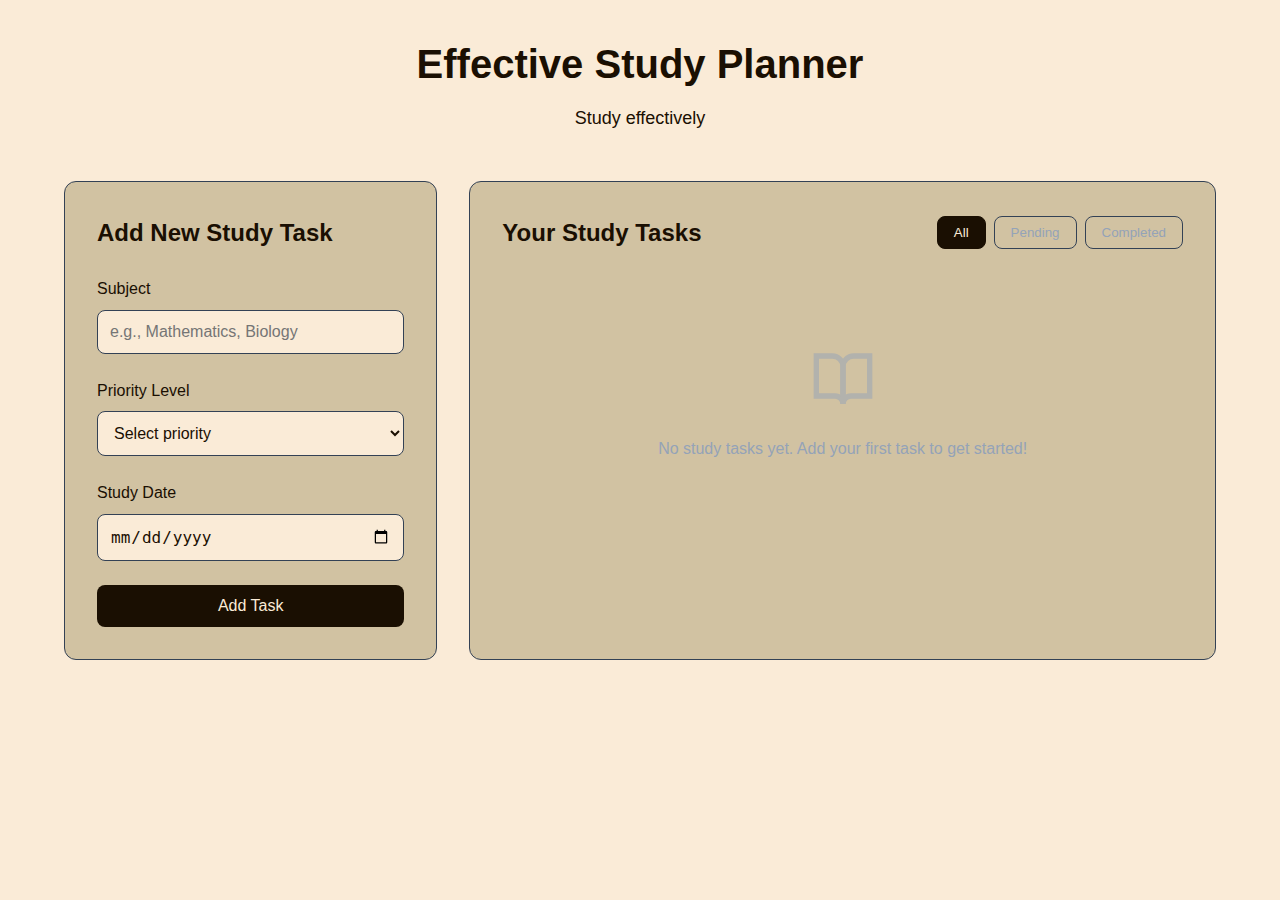
<file: index.html>
<!DOCTYPE html>
<html lang="en">
<head>
    <meta charset="UTF-8">
    <meta name="viewport" content="width=device-width, initial-scale=1.0">
    <title>Study Planner - Task Management</title>
    <link rel="stylesheet" href="style.css">
</head>
<body>
    <div class="app-container">
        <header class="app-header">
            <h1>Effective Study Planner</h1>
            <p class="header-subtitle">Study effectively</p>
        </header>

        <main class="main-content">
            <div class="form-card">
                <h2>Add New Study Task</h2>
                <form id="taskForm">
                    <div class="form-group">
                        <label for="subject">Subject</label>
                        <input type="text" id="subject" placeholder="e.g., Mathematics, Biology" required>
                    </div>
                    
                    <div class="form-group">
                        <label for="priority">Priority Level</label>
                        <select id="priority" required>
                            <option value="">Select priority</option>
                            <option value="high">High Priority</option>
                            <option value="medium">Medium Priority</option>
                            <option value="low">Low Priority</option>
                        </select>
                    </div>
                    
                    <div class="form-group">
                        <label for="date">Study Date</label>
                        <input type="date" id="date" required>
                    </div>
                    
                    <button type="submit" class="btn btn-primary">Add Task</button>
                </form>
            </div>

            <div class="tasks-section">
                <div class="tasks-header">
                    <h2>Your Study Tasks</h2>
                    <div class="filter-buttons">
                        <button class="filter-btn active" data-filter="all">All</button>
                        <button class="filter-btn" data-filter="pending">Pending</button>
                        <button class="filter-btn" data-filter="completed">Completed</button>
                    </div>
                </div>

                <div id="tasksList" class="tasks-list">
                     Tasks will be dynamically inserted here 
                </div>

                <div id="emptyState" class="empty-state">
                    <svg class="empty-icon" viewBox="0 0 24 24" fill="none" stroke="currentColor" stroke-width="2">
                        <path d="M2 3h6a4 4 0 0 1 4 4v14a3 3 0 0 0-3-3H2z"></path>
                        <path d="M22 3h-6a4 4 0 0 0-4 4v14a3 3 0 0 1 3-3h7z"></path>
                    </svg>
                    <p>No study tasks yet. Add your first task to get started!</p>
                </div>
            </div>
        </main>
    </div>

    <script src="script.js"></script>
</body>
</html>
</file>
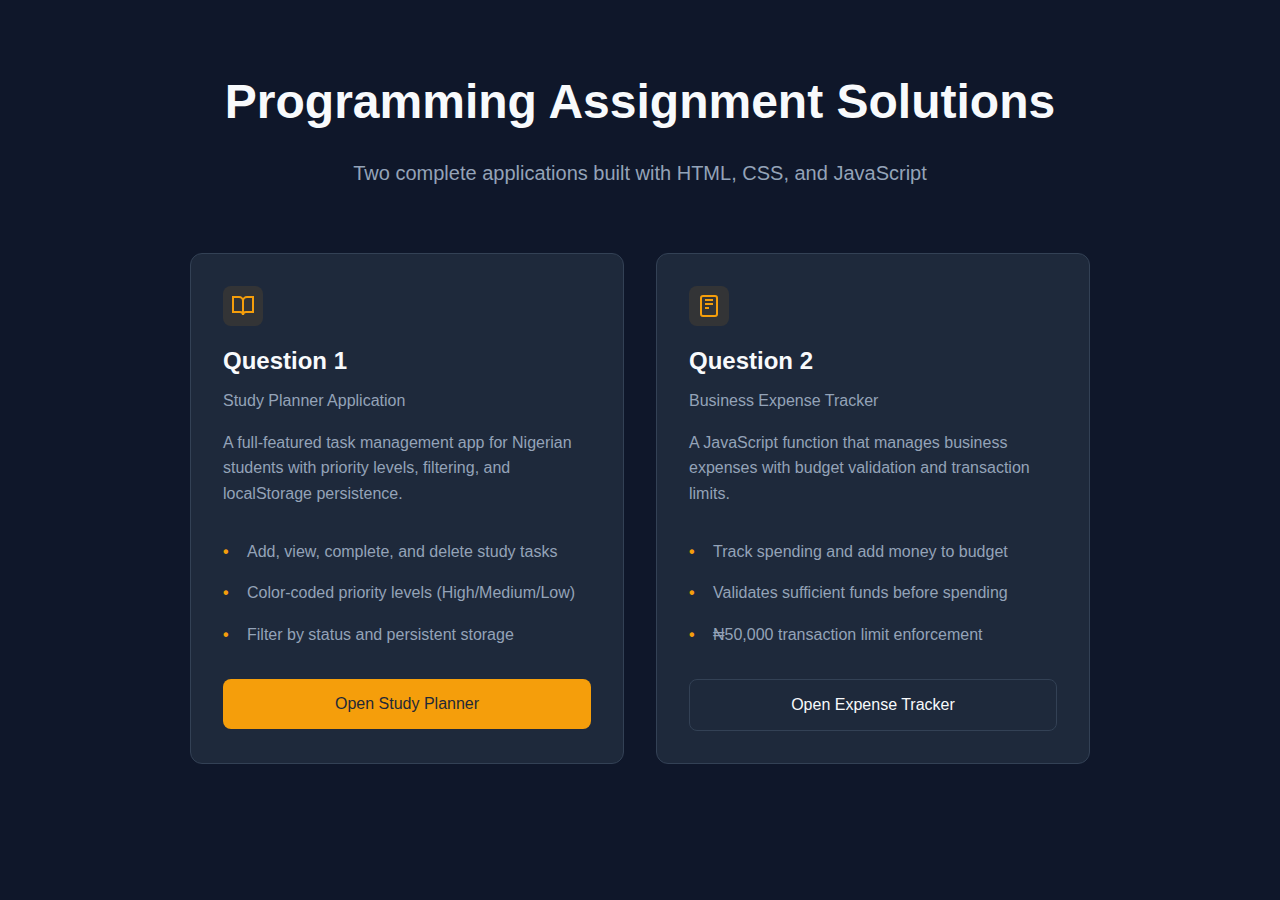
<file: study-planner-app/public/index.html>
<!DOCTYPE html>
<html lang="en">
<head>
    <meta charset="UTF-8">
    <meta name="viewport" content="width=device-width, initial-scale=1.0">
    <title>Programming Assignment Solutions</title>
    <link rel="stylesheet" href="styles.css">
</head>
<body>
    <main class="container">
        <div class="header">
            <h1>Programming Assignment Solutions</h1>
            <p class="subtitle">Two complete applications built with HTML, CSS, and JavaScript</p>
        </div>

        <div class="cards-grid">
            <div class="card">
                <div class="card-header">
                    <div class="icon-wrapper">
                        <svg class="icon" viewBox="0 0 24 24" fill="none" stroke="currentColor" stroke-width="2">
                            <path d="M2 3h6a4 4 0 0 1 4 4v14a3 3 0 0 0-3-3H2z"></path>
                            <path d="M22 3h-6a4 4 0 0 0-4 4v14a3 3 0 0 1 3-3h7z"></path>
                        </svg>
                    </div>
                    <h2>Question 1</h2>
                    <p class="card-subtitle">Study Planner Application</p>
                </div>
                <div class="card-content">
                    <p class="description">A full-featured task management app for Nigerian students with priority levels, filtering, and localStorage persistence.</p>
                    <ul class="features">
                        <li>Add, view, complete, and delete study tasks</li>
                        <li>Color-coded priority levels (High/Medium/Low)</li>
                        <li>Filter by status and persistent storage</li>
                    </ul>
                    <a href="study-planner.html" class="btn btn-primary">Open Study Planner</a>
                </div>
            </div>

            <div class="card">
                <div class="card-header">
                    <div class="icon-wrapper">
                        <svg class="icon" viewBox="0 0 24 24" fill="none" stroke="currentColor" stroke-width="2">
                            <rect x="4" y="2" width="16" height="20" rx="2" ry="2"></rect>
                            <line x1="8" y1="6" x2="16" y2="6"></line>
                            <line x1="8" y1="10" x2="16" y2="10"></line>
                            <line x1="8" y1="14" x2="12" y2="14"></line>
                        </svg>
                    </div>
                    <h2>Question 2</h2>
                    <p class="card-subtitle">Business Expense Tracker</p>
                </div>
                <div class="card-content">
                    <p class="description">A JavaScript function that manages business expenses with budget validation and transaction limits.</p>
                    <ul class="features">
                        <li>Track spending and add money to budget</li>
                        <li>Validates sufficient funds before spending</li>
                        <li>₦50,000 transaction limit enforcement</li>
                    </ul>
                    <a href="expense-tracker.html" class="btn btn-secondary">Open Expense Tracker</a>
                </div>
            </div>
        </div>
    </main>
</body>
</html>
</file>
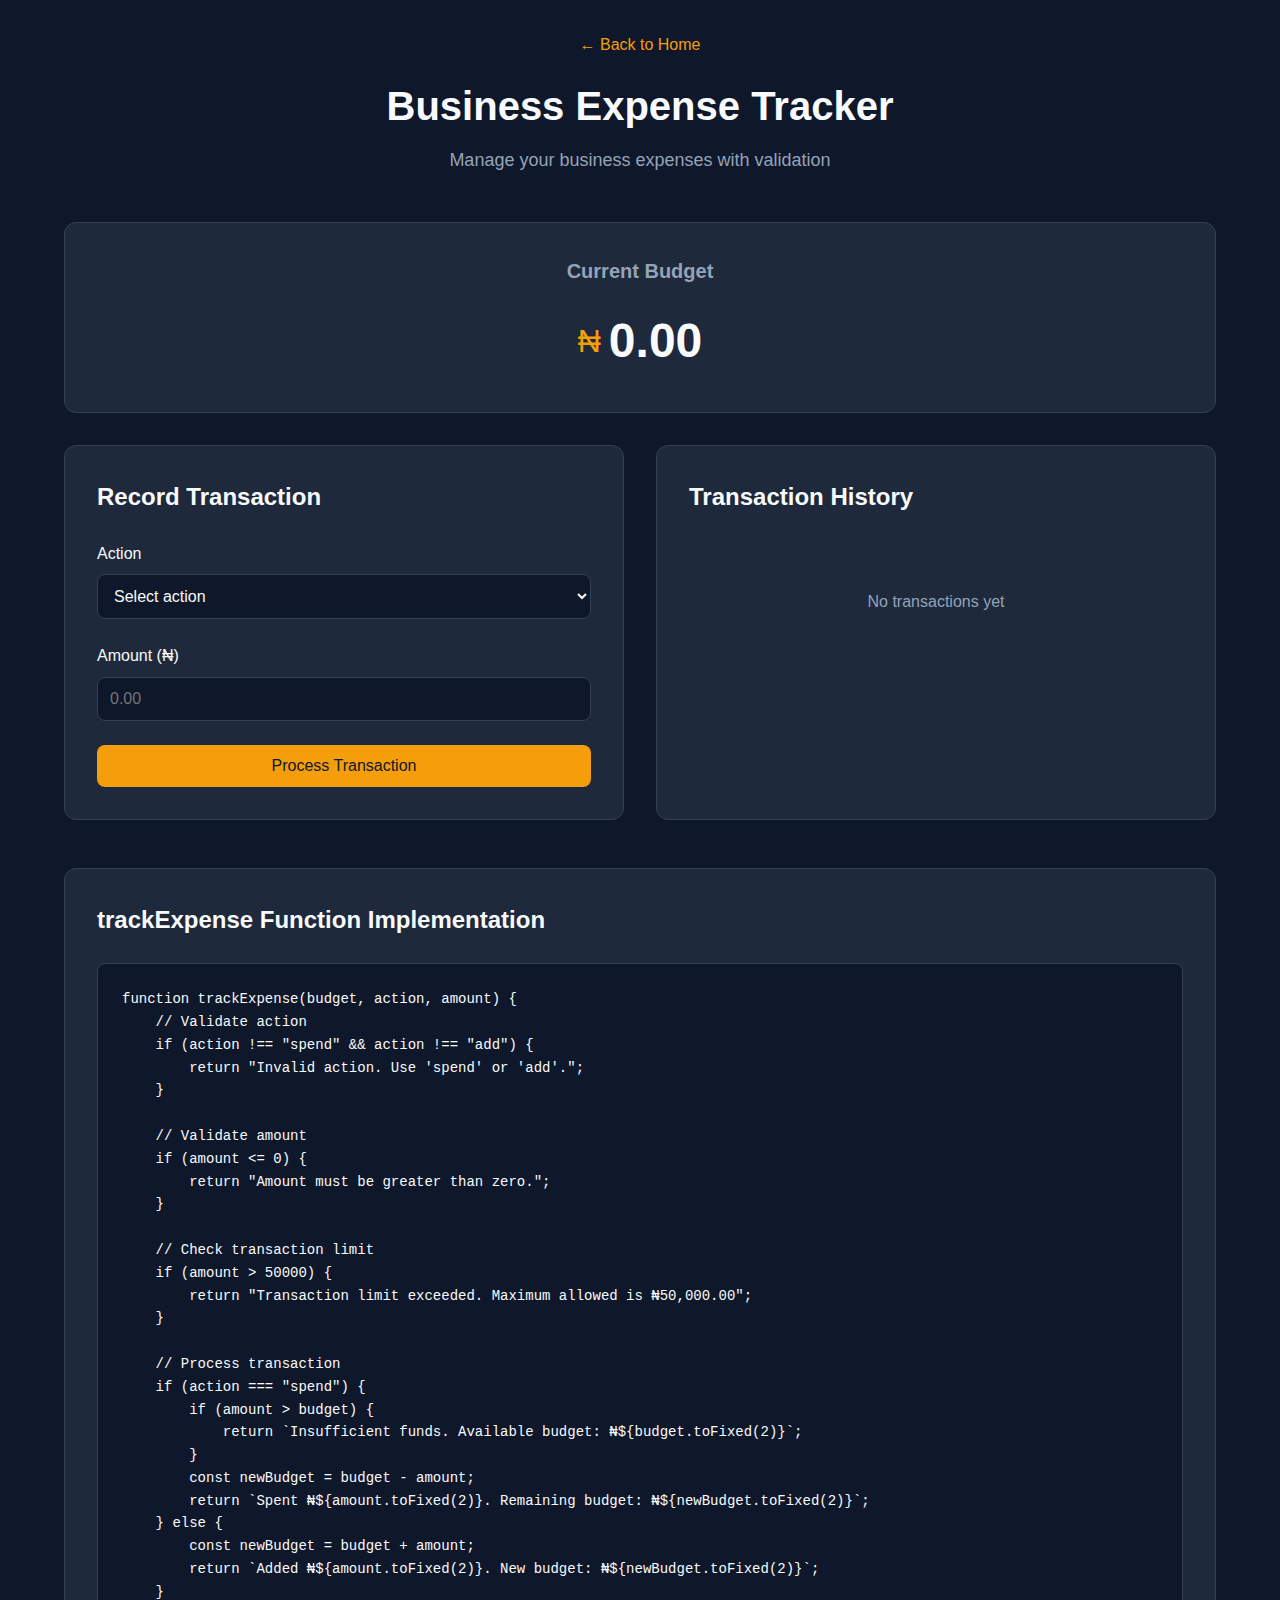
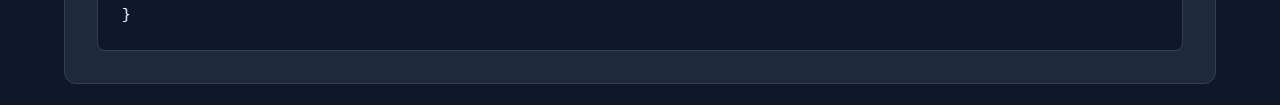
<file: study-planner-app/public/expense-tracker.html>
<!DOCTYPE html>
<html lang="en">
<head>
    <meta charset="UTF-8">
    <meta name="viewport" content="width=device-width, initial-scale=1.0">
    <title>Business Expense Tracker</title>
    <link rel="stylesheet" href="expense-tracker.css">
</head>
<body>
    <div class="app-container">
        <header class="app-header">
            <a href="index.html" class="back-link">← Back to Home</a>
            <h1>Business Expense Tracker</h1>
            <p class="header-subtitle">Manage your business expenses with validation</p>
        </header>

        <main class="main-content">
            <div class="budget-card">
                <h2>Current Budget</h2>
                <div class="budget-display">
                    <span class="currency">₦</span>
                    <span id="budgetAmount" class="amount">0.00</span>
                </div>
            </div>

            <div class="action-card">
                <h2>Record Transaction</h2>
                <form id="transactionForm">
                    <div class="form-group">
                        <label for="action">Action</label>
                        <select id="action" required>
                            <option value="">Select action</option>
                            <option value="spend">Spend Money</option>
                            <option value="add">Add Money</option>
                        </select>
                    </div>
                    
                    <div class="form-group">
                        <label for="amount">Amount (₦)</label>
                        <input type="number" id="amount" placeholder="0.00" step="0.01" min="0" required>
                    </div>
                    
                    <button type="submit" class="btn btn-primary">Process Transaction</button>
                </form>

                <div id="message" class="message hidden"></div>
            </div>

            <div class="history-card">
                <h2>Transaction History</h2>
                <div id="transactionHistory" class="history-list">
                    <div class="empty-state">
                        <p>No transactions yet</p>
                    </div>
                </div>
            </div>
        </main>

        <div class="code-section">
            <h2>trackExpense Function Implementation</h2>
            <pre><code>function trackExpense(budget, action, amount) {
    // Validate action
    if (action !== "spend" && action !== "add") {
        return "Invalid action. Use 'spend' or 'add'.";
    }

    // Validate amount
    if (amount <= 0) {
        return "Amount must be greater than zero.";
    }

    // Check transaction limit
    if (amount > 50000) {
        return "Transaction limit exceeded. Maximum allowed is ₦50,000.00";
    }

    // Process transaction
    if (action === "spend") {
        if (amount > budget) {
            return `Insufficient funds. Available budget: ₦${budget.toFixed(2)}`;
        }
        const newBudget = budget - amount;
        return `Spent ₦${amount.toFixed(2)}. Remaining budget: ₦${newBudget.toFixed(2)}`;
    } else {
        const newBudget = budget + amount;
        return `Added ₦${amount.toFixed(2)}. New budget: ₦${newBudget.toFixed(2)}`;
    }
}</code></pre>
        </div>
    </div>

    <script src="expense-tracker.js"></script>
</body>
</html>
</file>
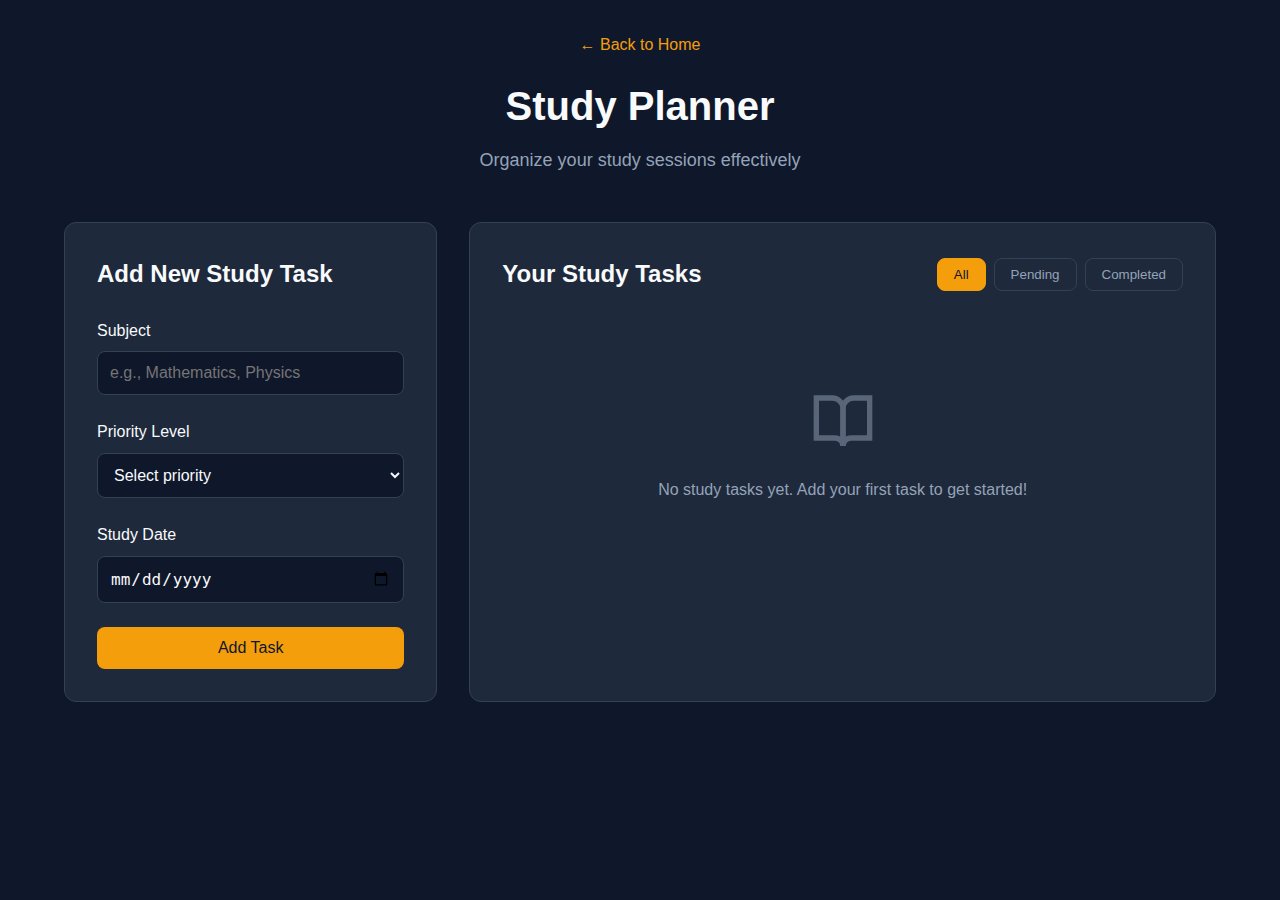
<file: study-planner-app/public/study-planner.html>
<!DOCTYPE html>
<html lang="en">
<head>
    <meta charset="UTF-8">
    <meta name="viewport" content="width=device-width, initial-scale=1.0">
    <title>Study Planner - Task Management</title>
    <link rel="stylesheet" href="study-planner.css">
</head>
<body>
    <div class="app-container">
        <header class="app-header">
            <a href="index.html" class="back-link">← Back to Home</a>
            <h1>Study Planner</h1>
            <p class="header-subtitle">Organize your study sessions effectively</p>
        </header>

        <main class="main-content">
            <div class="form-card">
                <h2>Add New Study Task</h2>
                <form id="taskForm">
                    <div class="form-group">
                        <label for="subject">Subject</label>
                        <input type="text" id="subject" placeholder="e.g., Mathematics, Physics" required>
                    </div>
                    
                    <div class="form-group">
                        <label for="priority">Priority Level</label>
                        <select id="priority" required>
                            <option value="">Select priority</option>
                            <option value="high">High Priority</option>
                            <option value="medium">Medium Priority</option>
                            <option value="low">Low Priority</option>
                        </select>
                    </div>
                    
                    <div class="form-group">
                        <label for="date">Study Date</label>
                        <input type="date" id="date" required>
                    </div>
                    
                    <button type="submit" class="btn btn-primary">Add Task</button>
                </form>
            </div>

            <div class="tasks-section">
                <div class="tasks-header">
                    <h2>Your Study Tasks</h2>
                    <div class="filter-buttons">
                        <button class="filter-btn active" data-filter="all">All</button>
                        <button class="filter-btn" data-filter="pending">Pending</button>
                        <button class="filter-btn" data-filter="completed">Completed</button>
                    </div>
                </div>

                <div id="tasksList" class="tasks-list">
                     Tasks will be dynamically inserted here 
                </div>

                <div id="emptyState" class="empty-state">
                    <svg class="empty-icon" viewBox="0 0 24 24" fill="none" stroke="currentColor" stroke-width="2">
                        <path d="M2 3h6a4 4 0 0 1 4 4v14a3 3 0 0 0-3-3H2z"></path>
                        <path d="M22 3h-6a4 4 0 0 0-4 4v14a3 3 0 0 1 3-3h7z"></path>
                    </svg>
                    <p>No study tasks yet. Add your first task to get started!</p>
                </div>
            </div>
        </main>
    </div>

    <script src="study-planner.js"></script>
</body>
</html>
</file>
<file: style.css>
* {
  margin: 0;
  padding: 0;
  box-sizing: border-box;
}

:root {
  --primary: #f59e0b;
  --primary-dark: #d97706;
  --background: hsl(29, 87%, 85%);
  --surface: #d1c2a2;
  --text: #1a0f02;
  --text-muted: #94a3b8;
  --border: #334155;
  --high: #ef4444;
  --medium: #f59e0b;
  --low: #10b981;
  --radius: 0.75rem;
}

body {
  font-family: "Segoe UI", "Helvetica Neue", Arial, sans-serif;
  background-color: antiquewhite;
  color: var(--text);
  line-height: 1.6;
  min-height: 100vh;
}

.app-container {
  max-width: 1200px;
  margin: 0 auto;
  padding: 2rem 1.5rem;
}

.app-header {
  text-align: center;
  margin-bottom: 3rem;
}

.back-link {
  display: inline-block;
  color: var(--primary);
  text-decoration: none;
  margin-bottom: 1rem;
  font-weight: 500;
}

.back-link:hover {
  text-decoration: underline;
}

.app-header h1 {
  font-size: 2.5rem;
  font-weight: 700;
  margin-bottom: 0.5rem;
}

.header-subtitle {
  color: #1a0f02;
  font-size: 1.125rem;
}

.main-content {
  display: grid;
  grid-template-columns: 1fr 2fr;
  gap: 2rem;
}

.form-card {
  background-color: var(--surface);
  border: 1px solid var(--border);
  border-radius: var(--radius);
  padding: 2rem;
  height: fit-content;
}

.form-card h2 {
  font-size: 1.5rem;
  margin-bottom: 1.5rem;
}

.form-group {
  margin-bottom: 1.5rem;
}

.form-group label {
  display: block;
  margin-bottom: 0.5rem;
  font-weight: 500;
  color: var(--text);
}

.form-group input,
.form-group select {
  width: 100%;
  padding: 0.75rem;
  background-color: antiquewhite;
  border: 1px solid var(--border);
  border-radius: 0.5rem;
  color: var(--text);
  font-size: 1rem;
}

.form-group input:focus,
.form-group select:focus {
  outline: none;
  border-color: var(--primary);
}

.btn {
  padding: 0.75rem 1.5rem;
  border: none;
  border-radius: 0.5rem;
  font-weight: 500;
  cursor: pointer;
  transition: all 0.2s ease;
  font-size: 1rem;
}

.btn-primary {
  width: 100%;
  background-color: #1a0f02;
  color: antiquewhite;
}

.btn-primary:hover {
  background-color: var(--primary-dark);
}

.tasks-section {
  background-color: var(--surface);
  border: 1px solid var(--border);
  border-radius: var(--radius);
  padding: 2rem;
}

.tasks-header {
  display: flex;
  justify-content: space-between;
  align-items: center;
  margin-bottom: 2rem;
  flex-wrap: wrap;
  gap: 1rem;
}

.tasks-header h2 {
  font-size: 1.5rem;
}

.filter-buttons {
  display: flex;
  gap: 0.5rem;
}

.filter-btn {
  padding: 0.5rem 1rem;
  background-color: transparent;
  border: 1px solid var(--border);
  border-radius: 0.5rem;
  color: var(--text-muted);
  cursor: pointer;
  transition: all 0.2s ease;
}

.filter-btn:hover {
  border-color: var(--primary);
  color: var(--text);
}

.filter-btn.active {
  background-color: #1a0f02;
  border-color: #1a0f02;
  color: antiquewhite;
}

.tasks-list {
  display: flex;
  flex-direction: column;
  gap: 1rem;
}

.task-item {
  background-color: antiquewhite;
  border: 1px solid var(--border);
  border-left: 4px solid;
  border-radius: 0.5rem;
  padding: 1.5rem;
  transition: all 0.2s ease;
}

.task-item:hover {
  border-color: var(--primary);
}

.task-item.high {
  border-left-color: red;
}

.task-item.medium {
  border-left-color: orange;
}

.task-item.low {
  border-left-color: #10b981;
}

.task-item.completed {
  opacity: 0.6;
}

.task-item.completed .task-subject {
  text-decoration: line-through;
}

.task-header {
  display: flex;
  justify-content: space-between;
  align-items: start;
  margin-bottom: 0.75rem;
}

.task-subject {
  font-size: 1.25rem;
  font-weight: 600;
}

.task-actions {
  display: flex;
  gap: 0.5rem;
}

.task-actions button {
  padding: 0.5rem;
  background-color: transparent;
  border: 1px solid var(--border);
  border-radius: 0.375rem;
  color: var(--text-muted);
  cursor: pointer;
  transition: all 0.2s ease;
}

.task-actions button:hover {
  border-color: var(--primary);
  color: var(--text);
}

.task-actions .delete-btn:hover {
  border-color: var(--high);
  color: var(--high);
}

.task-meta {
  display: flex;
  gap: 1rem;
  flex-wrap: wrap;
}

.task-priority,
.task-date {
  display: inline-flex;
  align-items: center;
  gap: 0.5rem;
  font-size: 0.875rem;
  color: var(--text-muted);
}

.priority-badge {
  padding: 0.25rem 0.75rem;
  border-radius: 1rem;
  font-size: 0.75rem;
  font-weight: 600;
}

.priority-badge.high {
  background-color: rgba(239, 68, 68, 0.2);
  color: var(--high);
}

.priority-badge.medium {
  background-color: rgba(245, 158, 11, 0.2);
  color: var(--medium);
}

.priority-badge.low {
  background-color: rgba(16, 185, 129, 0.2);
  color: var(--low);
}

.empty-state {
  text-align: center;
  padding: 4rem 2rem;
  color: var(--text-muted);
}

.empty-icon {
  width: 4rem;
  height: 4rem;
  margin: 0 auto 1rem;
  opacity: 0.5;
}

.empty-state.hidden {
  display: none;
}

@media (max-width: 768px) {
  .main-content {
    grid-template-columns: 1fr;
  }

  .tasks-header {
    flex-direction: column;
    align-items: flex-start;
  }

  .filter-buttons {
    width: 100%;
    justify-content: space-between;
  }
}
</file>
<file: study-planner-app/public/styles.css>
* {
  margin: 0;
  padding: 0;
  box-sizing: border-box;
}

:root {
  --primary: #f59e0b;
  --primary-dark: #d97706;
  --secondary: #1f2937;
  --background: #0f172a;
  --surface: #1e293b;
  --text: #f8fafc;
  --text-muted: #94a3b8;
  --border: #334155;
  --success: #10b981;
  --warning: #f59e0b;
  --danger: #ef4444;
  --radius: 0.75rem;
}

body {
  font-family: -apple-system, BlinkMacSystemFont, "Segoe UI", Roboto, "Helvetica Neue", Arial, sans-serif;
  background-color: var(--background);
  color: var(--text);
  line-height: 1.6;
  min-height: 100vh;
}

.container {
  max-width: 1200px;
  margin: 0 auto;
  padding: 4rem 1.5rem;
}

.header {
  text-align: center;
  margin-bottom: 4rem;
}

.header h1 {
  font-size: 3rem;
  font-weight: 700;
  margin-bottom: 1rem;
  color: var(--text);
}

.subtitle {
  font-size: 1.25rem;
  color: var(--text-muted);
}

.cards-grid {
  display: grid;
  grid-template-columns: repeat(auto-fit, minmax(300px, 1fr));
  gap: 2rem;
  max-width: 900px;
  margin: 0 auto;
}

.card {
  background-color: var(--surface);
  border: 1px solid var(--border);
  border-radius: var(--radius);
  overflow: hidden;
  transition: box-shadow 0.3s ease;
}

.card:hover {
  box-shadow: 0 20px 25px -5px rgba(0, 0, 0, 0.3);
}

.card-header {
  padding: 2rem 2rem 1rem;
}

.icon-wrapper {
  display: inline-flex;
  padding: 0.5rem;
  background-color: rgba(245, 158, 11, 0.1);
  border-radius: 0.5rem;
  margin-bottom: 1rem;
}

.icon {
  width: 1.5rem;
  height: 1.5rem;
  color: var(--primary);
}

.card-header h2 {
  font-size: 1.5rem;
  margin-bottom: 0.5rem;
}

.card-subtitle {
  color: var(--text-muted);
  font-size: 1rem;
}

.card-content {
  padding: 0 2rem 2rem;
}

.description {
  color: var(--text-muted);
  margin-bottom: 1.5rem;
  line-height: 1.6;
}

.features {
  list-style: none;
  margin-bottom: 1.5rem;
}

.features li {
  color: var(--text-muted);
  padding: 0.5rem 0;
  padding-left: 1.5rem;
  position: relative;
}

.features li::before {
  content: "•";
  color: var(--primary);
  font-weight: bold;
  position: absolute;
  left: 0;
}

.btn {
  display: block;
  width: 100%;
  padding: 0.75rem 1.5rem;
  text-align: center;
  text-decoration: none;
  border-radius: 0.5rem;
  font-weight: 500;
  transition: all 0.2s ease;
  border: none;
  cursor: pointer;
  font-size: 1rem;
}

.btn-primary {
  background-color: var(--primary);
  color: var(--secondary);
}

.btn-primary:hover {
  background-color: var(--primary-dark);
}

.btn-secondary {
  background-color: transparent;
  color: var(--text);
  border: 1px solid var(--border);
}

.btn-secondary:hover {
  background-color: var(--surface);
  border-color: var(--primary);
}

@media (max-width: 768px) {
  .header h1 {
    font-size: 2rem;
  }

  .subtitle {
    font-size: 1rem;
  }

  .cards-grid {
    grid-template-columns: 1fr;
  }
}
</file>
<file: study-planner-app/public/expense-tracker.css>
* {
  margin: 0;
  padding: 0;
  box-sizing: border-box;
}

:root {
  --primary: #f59e0b;
  --primary-dark: #d97706;
  --background: #0f172a;
  --surface: #1e293b;
  --text: #f8fafc;
  --text-muted: #94a3b8;
  --border: #334155;
  --success: #10b981;
  --danger: #ef4444;
  --radius: 0.75rem;
}

body {
  font-family: -apple-system, BlinkMacSystemFont, "Segoe UI", Roboto, "Helvetica Neue", Arial, sans-serif;
  background-color: var(--background);
  color: var(--text);
  line-height: 1.6;
  min-height: 100vh;
}

.app-container {
  max-width: 1200px;
  margin: 0 auto;
  padding: 2rem 1.5rem;
}

.app-header {
  text-align: center;
  margin-bottom: 3rem;
}

.back-link {
  display: inline-block;
  color: var(--primary);
  text-decoration: none;
  margin-bottom: 1rem;
  font-weight: 500;
}

.back-link:hover {
  text-decoration: underline;
}

.app-header h1 {
  font-size: 2.5rem;
  font-weight: 700;
  margin-bottom: 0.5rem;
}

.header-subtitle {
  color: var(--text-muted);
  font-size: 1.125rem;
}

.main-content {
  display: grid;
  grid-template-columns: 1fr 1fr;
  gap: 2rem;
  margin-bottom: 3rem;
}

.budget-card,
.action-card,
.history-card {
  background-color: var(--surface);
  border: 1px solid var(--border);
  border-radius: var(--radius);
  padding: 2rem;
}

.budget-card {
  grid-column: 1 / -1;
  text-align: center;
}

.budget-card h2 {
  font-size: 1.25rem;
  color: var(--text-muted);
  margin-bottom: 1rem;
}

.budget-display {
  display: flex;
  align-items: center;
  justify-content: center;
  gap: 0.5rem;
}

.currency {
  font-size: 2rem;
  color: var(--primary);
}

.amount {
  font-size: 3rem;
  font-weight: 700;
  color: var(--text);
}

.action-card h2,
.history-card h2 {
  font-size: 1.5rem;
  margin-bottom: 1.5rem;
}

.form-group {
  margin-bottom: 1.5rem;
}

.form-group label {
  display: block;
  margin-bottom: 0.5rem;
  font-weight: 500;
  color: var(--text);
}

.form-group input,
.form-group select {
  width: 100%;
  padding: 0.75rem;
  background-color: var(--background);
  border: 1px solid var(--border);
  border-radius: 0.5rem;
  color: var(--text);
  font-size: 1rem;
}

.form-group input:focus,
.form-group select:focus {
  outline: none;
  border-color: var(--primary);
}

.btn {
  padding: 0.75rem 1.5rem;
  border: none;
  border-radius: 0.5rem;
  font-weight: 500;
  cursor: pointer;
  transition: all 0.2s ease;
  font-size: 1rem;
}

.btn-primary {
  width: 100%;
  background-color: var(--primary);
  color: var(--background);
}

.btn-primary:hover {
  background-color: var(--primary-dark);
}

.message {
  margin-top: 1.5rem;
  padding: 1rem;
  border-radius: 0.5rem;
  font-weight: 500;
}

.message.hidden {
  display: none;
}

.message.success {
  background-color: rgba(16, 185, 129, 0.2);
  border: 1px solid var(--success);
  color: var(--success);
}

.message.error {
  background-color: rgba(239, 68, 68, 0.2);
  border: 1px solid var(--danger);
  color: var(--danger);
}

.history-list {
  max-height: 400px;
  overflow-y: auto;
}

.history-item {
  padding: 1rem;
  background-color: var(--background);
  border: 1px solid var(--border);
  border-radius: 0.5rem;
  margin-bottom: 0.75rem;
  display: flex;
  justify-content: space-between;
  align-items: center;
}

.history-item.spend {
  border-left: 3px solid var(--danger);
}

.history-item.add {
  border-left: 3px solid var(--success);
}

.history-info {
  flex: 1;
}

.history-action {
  font-weight: 600;
  text-transform: capitalize;
}

.history-time {
  font-size: 0.875rem;
  color: var(--text-muted);
}

.history-amount {
  font-size: 1.25rem;
  font-weight: 600;
}

.history-amount.spend {
  color: var(--danger);
}

.history-amount.add {
  color: var(--success);
}

.empty-state {
  text-align: center;
  padding: 3rem 1rem;
  color: var(--text-muted);
}

.code-section {
  background-color: var(--surface);
  border: 1px solid var(--border);
  border-radius: var(--radius);
  padding: 2rem;
}

.code-section h2 {
  font-size: 1.5rem;
  margin-bottom: 1.5rem;
}

.code-section pre {
  background-color: var(--background);
  border: 1px solid var(--border);
  border-radius: 0.5rem;
  padding: 1.5rem;
  overflow-x: auto;
}

.code-section code {
  font-family: "Courier New", monospace;
  font-size: 0.875rem;
  line-height: 1.6;
  color: var(--text);
}

@media (max-width: 768px) {
  .main-content {
    grid-template-columns: 1fr;
  }

  .amount {
    font-size: 2rem;
  }

  .history-item {
    flex-direction: column;
    align-items: flex-start;
    gap: 0.5rem;
  }
}
</file>
<file: study-planner-app/public/study-planner.css>
* {
  margin: 0;
  padding: 0;
  box-sizing: border-box;
}

:root {
  --primary: #f59e0b;
  --primary-dark: #d97706;
  --background: #0f172a;
  --surface: #1e293b;
  --text: #f8fafc;
  --text-muted: #94a3b8;
  --border: #334155;
  --high: #ef4444;
  --medium: #f59e0b;
  --low: #10b981;
  --radius: 0.75rem;
}

body {
  font-family: -apple-system, BlinkMacSystemFont, "Segoe UI", Roboto, "Helvetica Neue", Arial, sans-serif;
  background-color: var(--background);
  color: var(--text);
  line-height: 1.6;
  min-height: 100vh;
}

.app-container {
  max-width: 1200px;
  margin: 0 auto;
  padding: 2rem 1.5rem;
}

.app-header {
  text-align: center;
  margin-bottom: 3rem;
}

.back-link {
  display: inline-block;
  color: var(--primary);
  text-decoration: none;
  margin-bottom: 1rem;
  font-weight: 500;
}

.back-link:hover {
  text-decoration: underline;
}

.app-header h1 {
  font-size: 2.5rem;
  font-weight: 700;
  margin-bottom: 0.5rem;
}

.header-subtitle {
  color: var(--text-muted);
  font-size: 1.125rem;
}

.main-content {
  display: grid;
  grid-template-columns: 1fr 2fr;
  gap: 2rem;
}

.form-card {
  background-color: var(--surface);
  border: 1px solid var(--border);
  border-radius: var(--radius);
  padding: 2rem;
  height: fit-content;
}

.form-card h2 {
  font-size: 1.5rem;
  margin-bottom: 1.5rem;
}

.form-group {
  margin-bottom: 1.5rem;
}

.form-group label {
  display: block;
  margin-bottom: 0.5rem;
  font-weight: 500;
  color: var(--text);
}

.form-group input,
.form-group select {
  width: 100%;
  padding: 0.75rem;
  background-color: var(--background);
  border: 1px solid var(--border);
  border-radius: 0.5rem;
  color: var(--text);
  font-size: 1rem;
}

.form-group input:focus,
.form-group select:focus {
  outline: none;
  border-color: var(--primary);
}

.btn {
  padding: 0.75rem 1.5rem;
  border: none;
  border-radius: 0.5rem;
  font-weight: 500;
  cursor: pointer;
  transition: all 0.2s ease;
  font-size: 1rem;
}

.btn-primary {
  width: 100%;
  background-color: var(--primary);
  color: var(--background);
}

.btn-primary:hover {
  background-color: var(--primary-dark);
}

.tasks-section {
  background-color: var(--surface);
  border: 1px solid var(--border);
  border-radius: var(--radius);
  padding: 2rem;
}

.tasks-header {
  display: flex;
  justify-content: space-between;
  align-items: center;
  margin-bottom: 2rem;
  flex-wrap: wrap;
  gap: 1rem;
}

.tasks-header h2 {
  font-size: 1.5rem;
}

.filter-buttons {
  display: flex;
  gap: 0.5rem;
}

.filter-btn {
  padding: 0.5rem 1rem;
  background-color: transparent;
  border: 1px solid var(--border);
  border-radius: 0.5rem;
  color: var(--text-muted);
  cursor: pointer;
  transition: all 0.2s ease;
}

.filter-btn:hover {
  border-color: var(--primary);
  color: var(--text);
}

.filter-btn.active {
  background-color: var(--primary);
  border-color: var(--primary);
  color: var(--background);
}

.tasks-list {
  display: flex;
  flex-direction: column;
  gap: 1rem;
}

.task-item {
  background-color: var(--background);
  border: 1px solid var(--border);
  border-left: 4px solid;
  border-radius: 0.5rem;
  padding: 1.5rem;
  transition: all 0.2s ease;
}

.task-item:hover {
  border-color: var(--primary);
}

.task-item.high {
  border-left-color: var(--high);
}

.task-item.medium {
  border-left-color: var(--medium);
}

.task-item.low {
  border-left-color: var(--low);
}

.task-item.completed {
  opacity: 0.6;
}

.task-item.completed .task-subject {
  text-decoration: line-through;
}

.task-header {
  display: flex;
  justify-content: space-between;
  align-items: start;
  margin-bottom: 0.75rem;
}

.task-subject {
  font-size: 1.25rem;
  font-weight: 600;
}

.task-actions {
  display: flex;
  gap: 0.5rem;
}

.task-actions button {
  padding: 0.5rem;
  background-color: transparent;
  border: 1px solid var(--border);
  border-radius: 0.375rem;
  color: var(--text-muted);
  cursor: pointer;
  transition: all 0.2s ease;
}

.task-actions button:hover {
  border-color: var(--primary);
  color: var(--text);
}

.task-actions .delete-btn:hover {
  border-color: var(--high);
  color: var(--high);
}

.task-meta {
  display: flex;
  gap: 1rem;
  flex-wrap: wrap;
}

.task-priority,
.task-date {
  display: inline-flex;
  align-items: center;
  gap: 0.5rem;
  font-size: 0.875rem;
  color: var(--text-muted);
}

.priority-badge {
  padding: 0.25rem 0.75rem;
  border-radius: 1rem;
  font-size: 0.75rem;
  font-weight: 600;
}

.priority-badge.high {
  background-color: rgba(239, 68, 68, 0.2);
  color: var(--high);
}

.priority-badge.medium {
  background-color: rgba(245, 158, 11, 0.2);
  color: var(--medium);
}

.priority-badge.low {
  background-color: rgba(16, 185, 129, 0.2);
  color: var(--low);
}

.empty-state {
  text-align: center;
  padding: 4rem 2rem;
  color: var(--text-muted);
}

.empty-icon {
  width: 4rem;
  height: 4rem;
  margin: 0 auto 1rem;
  opacity: 0.5;
}

.empty-state.hidden {
  display: none;
}

@media (max-width: 768px) {
  .main-content {
    grid-template-columns: 1fr;
  }

  .tasks-header {
    flex-direction: column;
    align-items: flex-start;
  }

  .filter-buttons {
    width: 100%;
    justify-content: space-between;
  }
}
</file>
